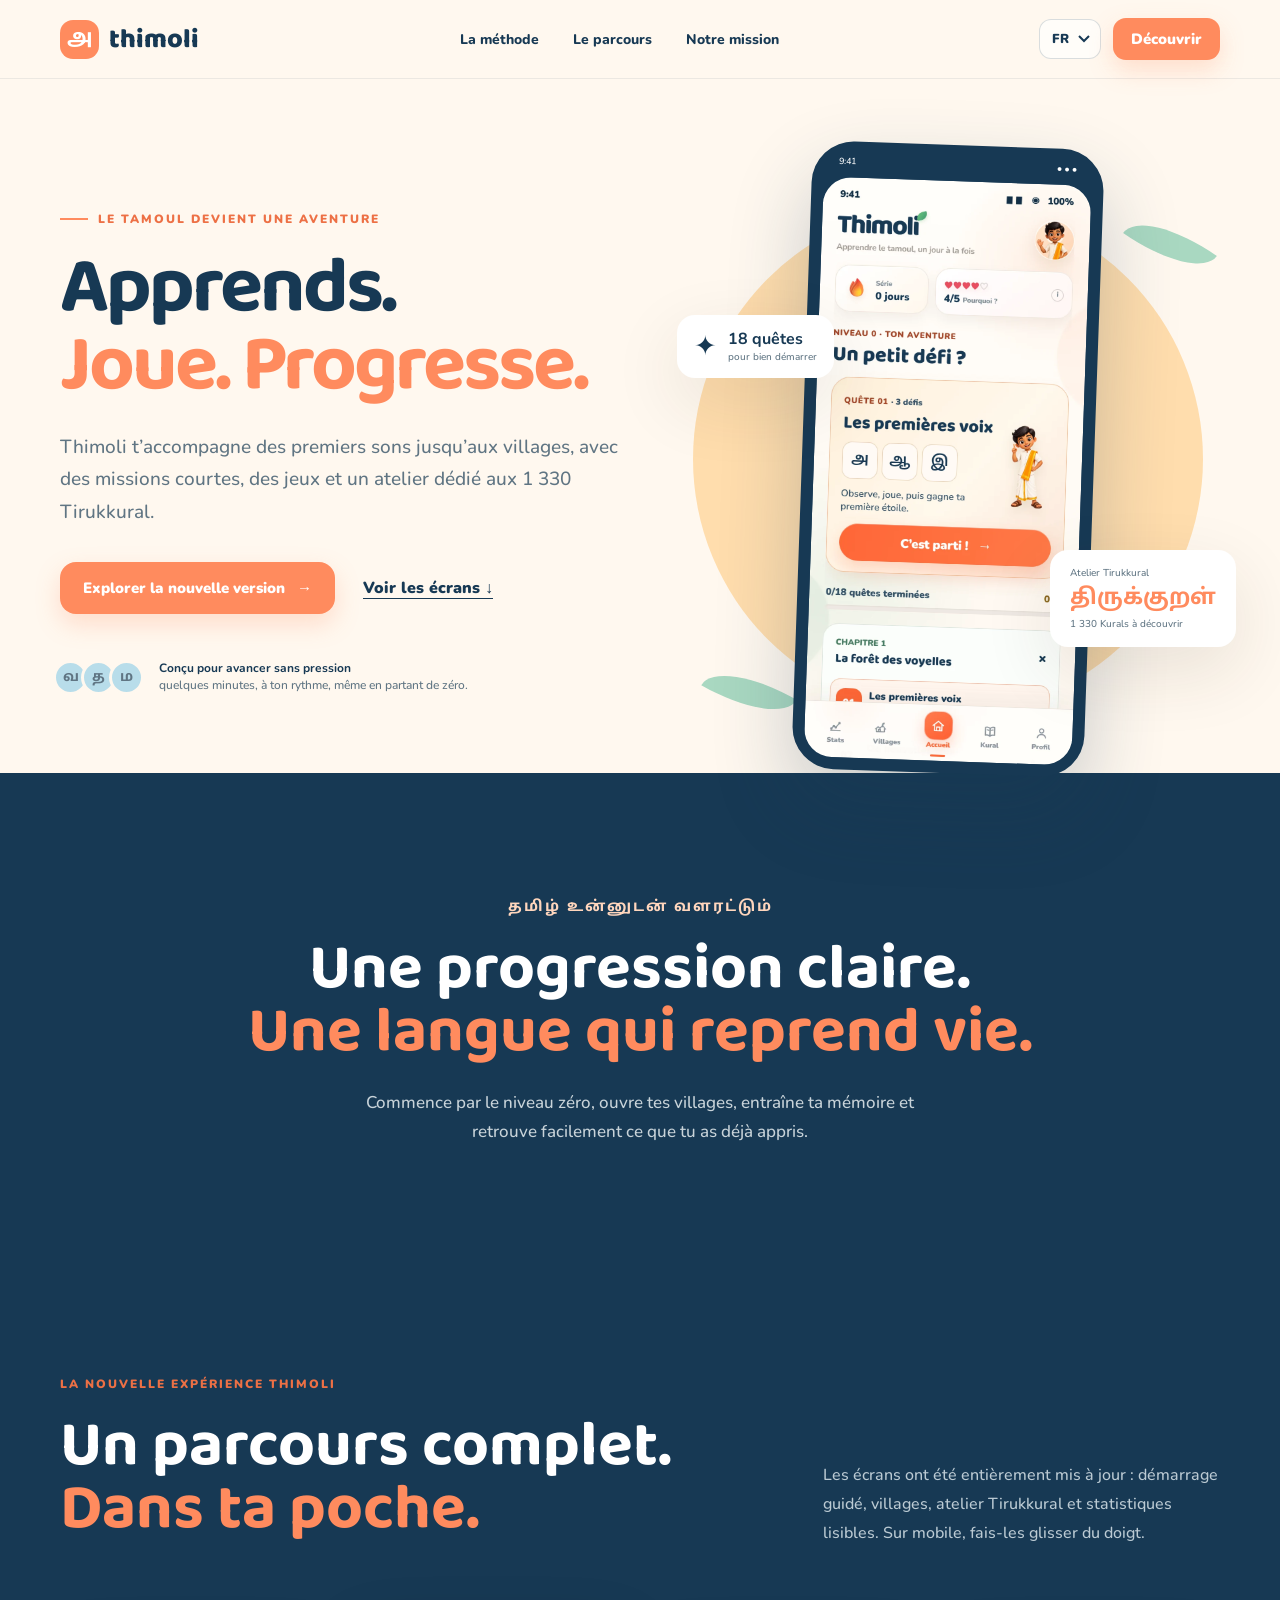
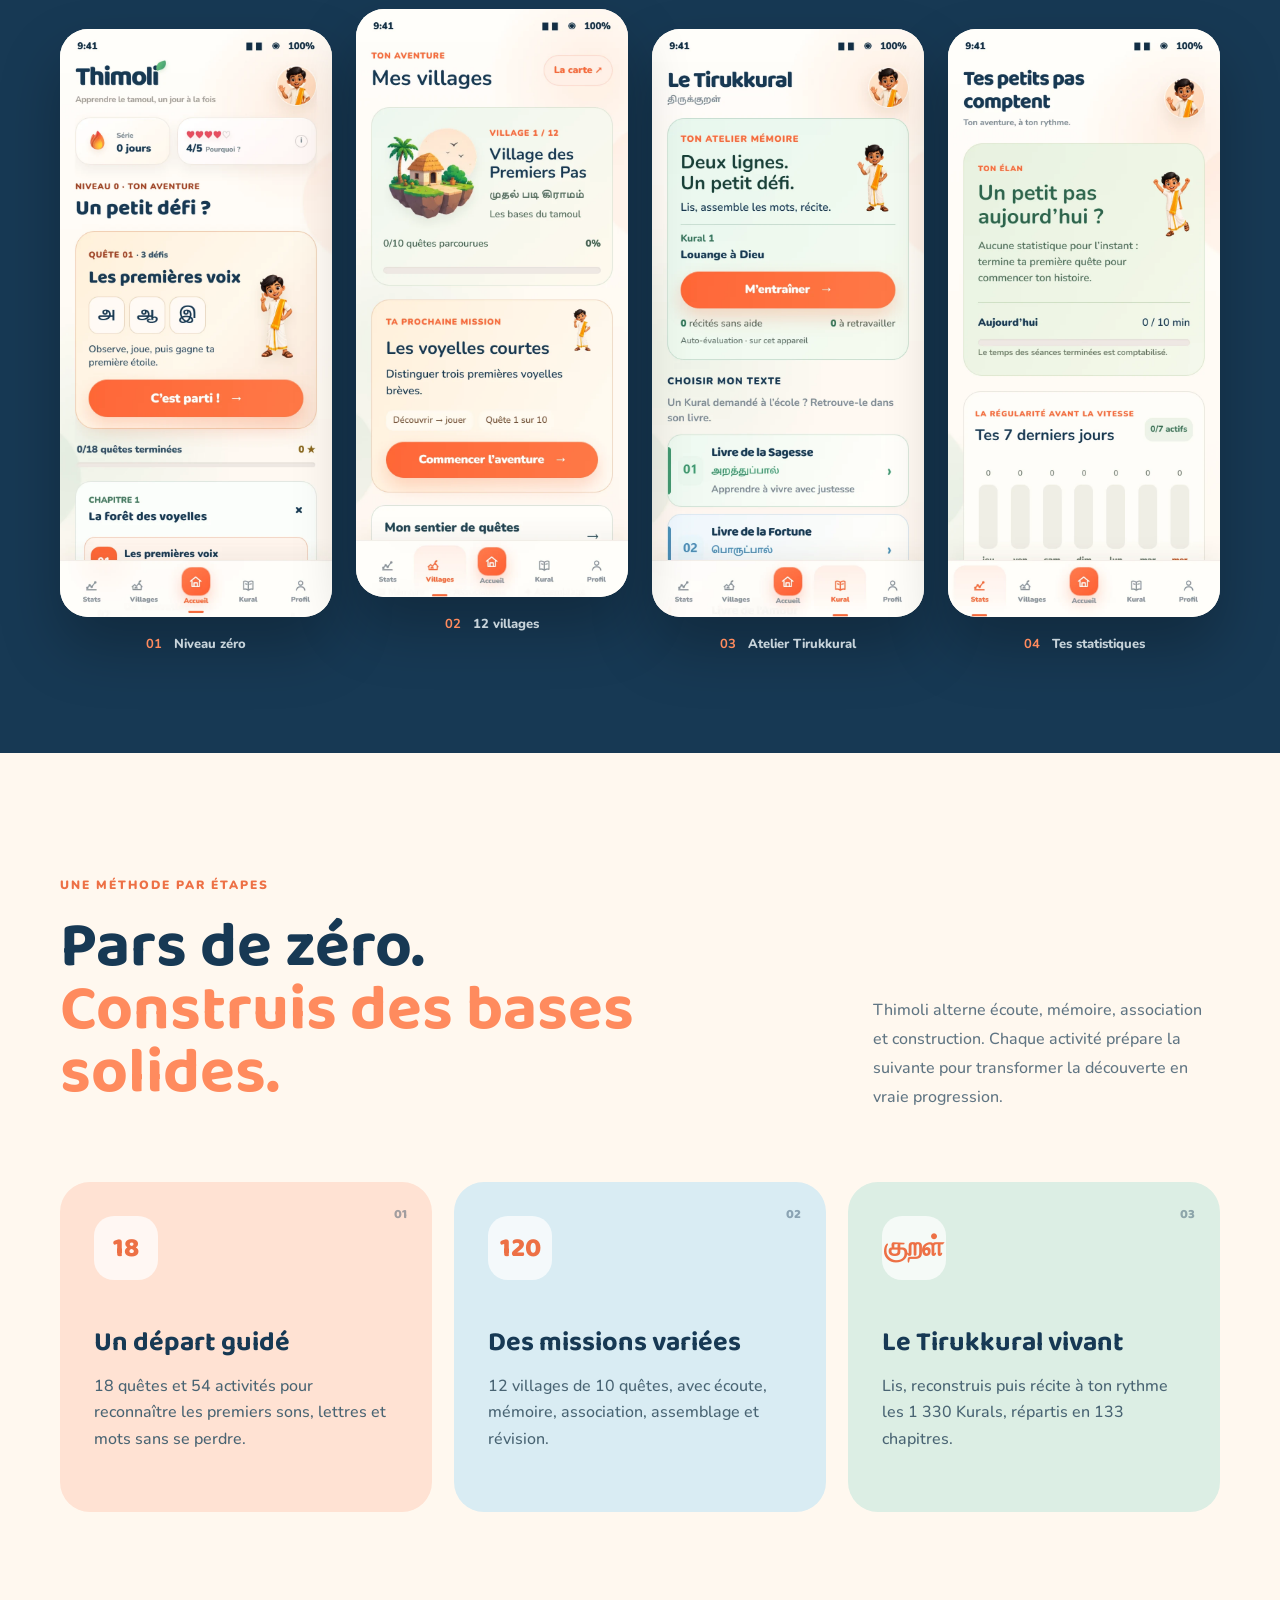
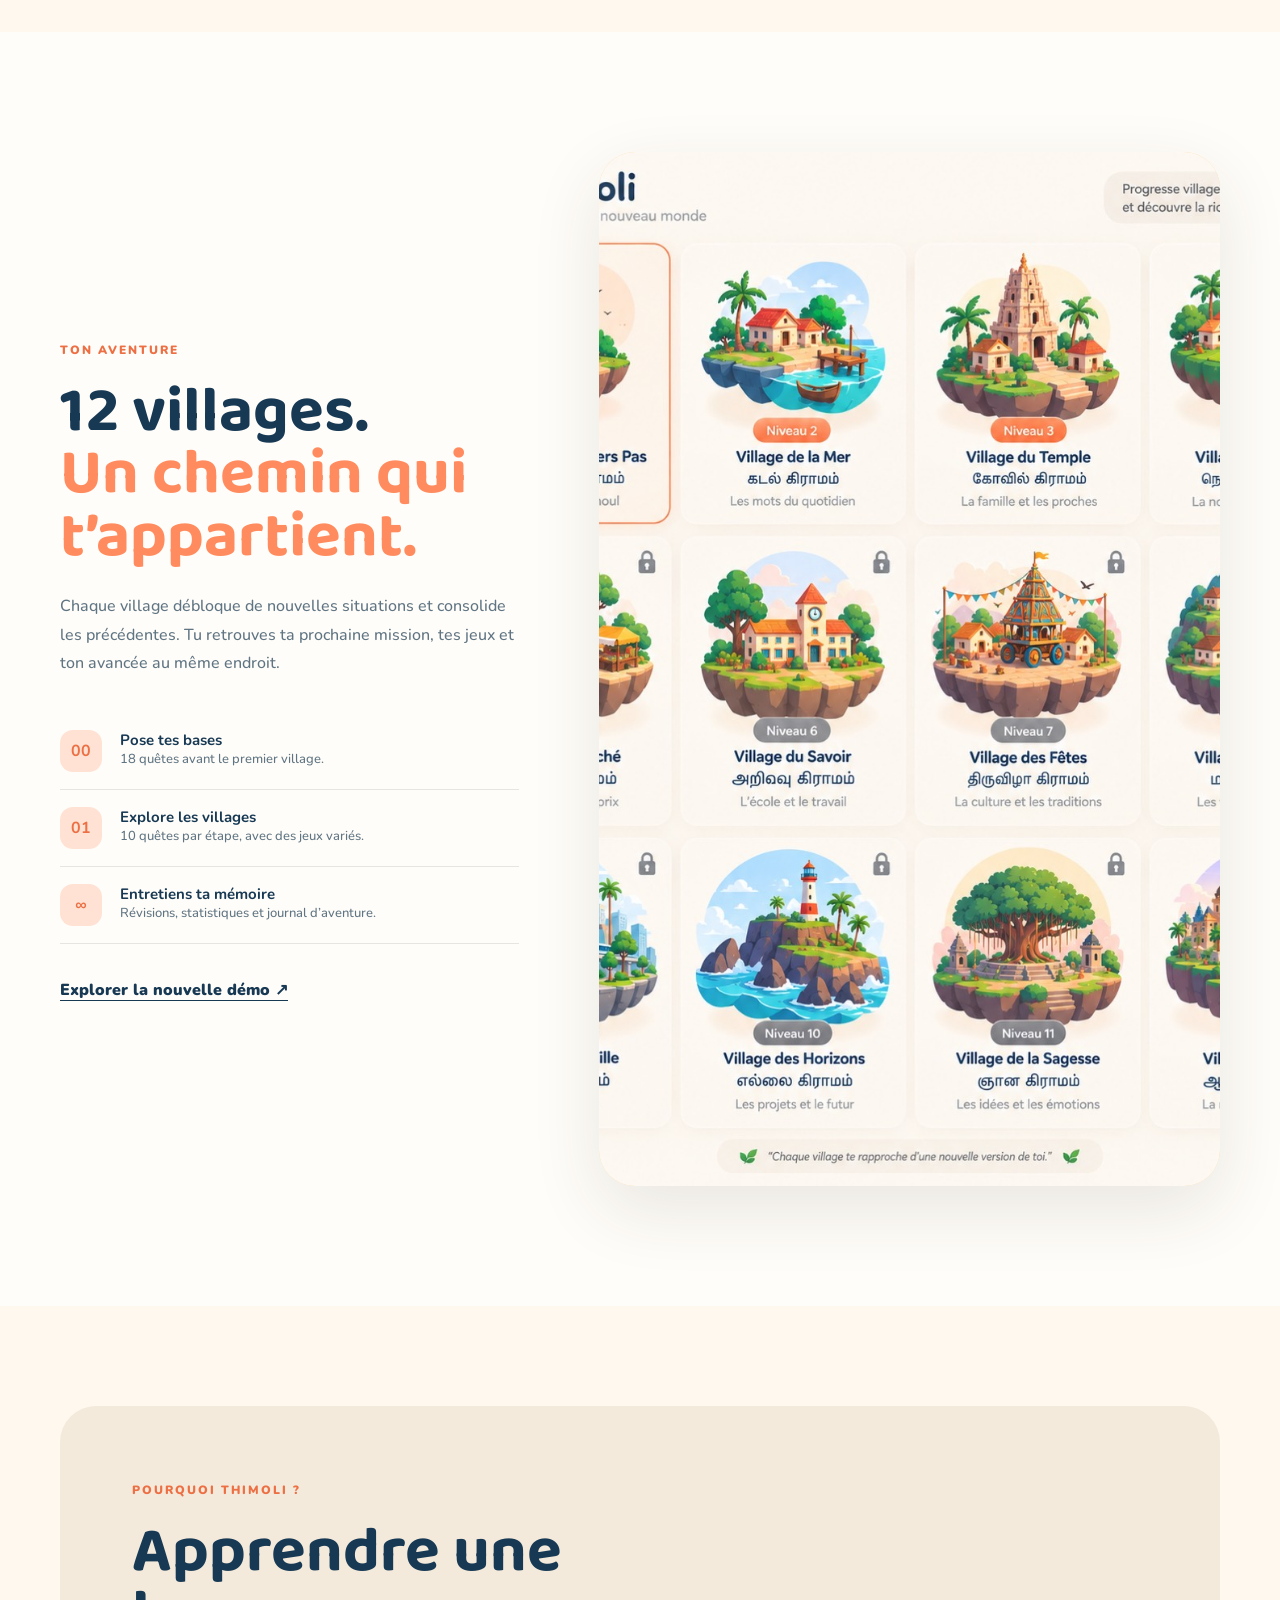
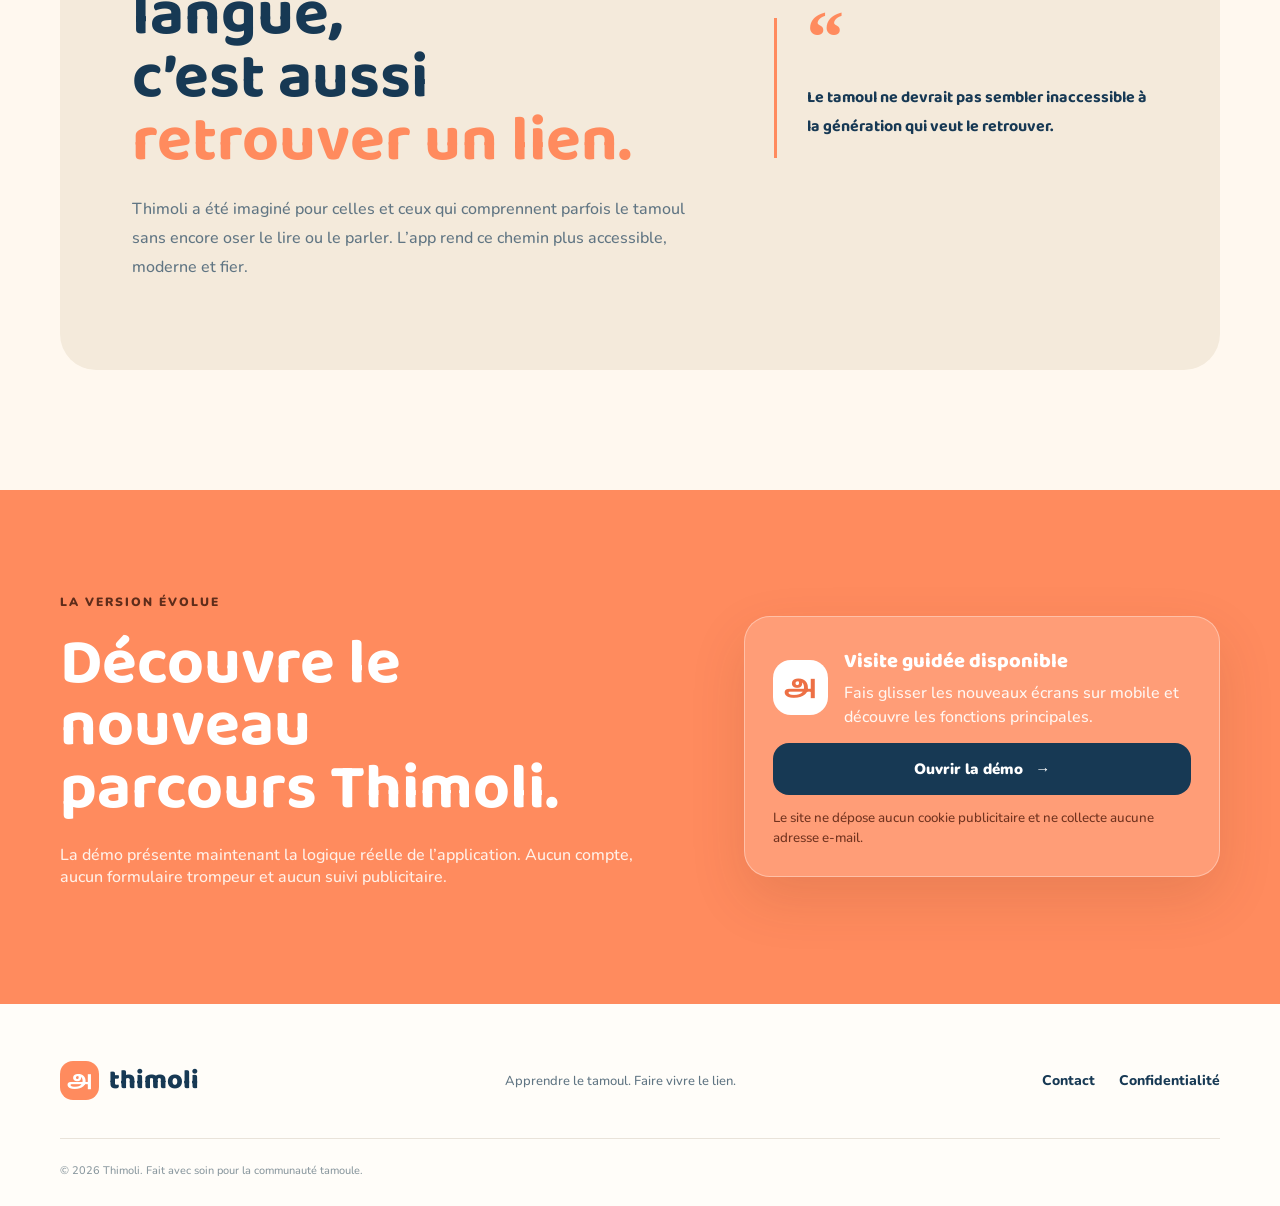
<file: index.html>
<!doctype html>
<html lang="fr">
<head>
  <meta charset="UTF-8">
  <meta name="viewport" content="width=device-width, initial-scale=1">
  <meta name="theme-color" content="#fff8ef">
  <meta name="color-scheme" content="light">
  <meta name="referrer" content="strict-origin-when-cross-origin">
  <meta http-equiv="Content-Security-Policy" content="default-src 'self'; base-uri 'self'; object-src 'none'; frame-src 'none'; img-src 'self' data:; font-src 'self'; style-src 'self' 'unsafe-inline'; script-src 'self'; connect-src 'self'; form-action 'self'; upgrade-insecure-requests">
  <meta name="description" content="Thimoli, l’application mobile pour apprendre le tamoul avec 12 villages, des jeux, des révisions et l’atelier Tirukkural.">
  <meta property="og:type" content="website">
  <meta property="og:title" content="Thimoli — Le tamoul, à ton rythme">
  <meta property="og:description" content="Une aventure mobile pour lire, écouter et pratiquer le tamoul un peu chaque jour.">
  <meta property="og:image" content="https://thimoli.com/media/screens-v2/accueil.webp">
  <meta property="og:url" content="https://thimoli.com/">
  <meta name="twitter:card" content="summary_large_image">
  <link rel="canonical" href="https://thimoli.com/">
  <link rel="icon" href="favicon.svg" type="image/svg+xml">
  <title>Thimoli — Le tamoul, à ton rythme</title>
  <link rel="preload" href="demo/assets/fonts/baloo-2-latin.woff2" as="font" type="font/woff2" crossorigin>
  <link rel="preload" href="demo/assets/fonts/nunito-latin.woff2" as="font" type="font/woff2" crossorigin>
  <link rel="preload" href="demo/assets/fonts/noto-sans-tamil.woff2" as="font" type="font/woff2" crossorigin>
  <link rel="preload" href="media/screens-v2/accueil.webp" as="image" type="image/webp">
  <link rel="stylesheet" href="site.css?v=20260923-1">
  <link rel="stylesheet" href="product.css?v=20260923-1">
</head>
<body>
  <header class="nav-wrap">
    <nav class="nav shell" aria-label="Navigation principale">
      <a class="brand" href="#top" aria-label="Thimoli, accueil"><span class="brand-mark">அ</span><span>thimoli</span></a>
      <div class="nav-links">
        <a href="#methode" data-i18n="navMethod">La méthode</a>
        <a href="#parcours" data-i18n="navJourney">Le parcours</a>
        <a href="#mission" data-i18n="navMission">Notre mission</a>
      </div>
      <div class="nav-actions">
        <label class="sr-only" for="language">Langue</label>
        <select id="language" class="language-select" aria-label="Choisir la langue"><option value="fr">FR</option><option value="en">EN</option><option value="de">DE</option></select>
        <a class="button button-small" href="demo/" data-i18n="discover">Découvrir</a>
      </div>
    </nav>
  </header>

  <main id="top">
    <section class="hero shell">
      <div class="hero-copy reveal">
        <div class="eyebrow"><span></span><span data-i18n="eyebrow">Le tamoul devient une aventure</span></div>
        <h1 data-i18n="heroTitle">Apprends.<br><em>Joue. Progresse.</em></h1>
        <p class="lead" data-i18n="heroLead">Thimoli t’accompagne des premiers sons jusqu’aux villages, avec des missions courtes, des jeux et un atelier dédié aux 1&nbsp;330 Tirukkural.</p>
        <div class="hero-actions">
          <a class="button" href="demo/"><span data-i18n="tryNow">Explorer la nouvelle version</span> <span>→</span></a>
          <a class="text-link" href="#application"><span data-i18n="seeApp">Voir les écrans</span> <span>↓</span></a>
        </div>
        <div class="trust"><div class="avatars"><span>வ</span><span>த</span><span>ம</span></div><p data-i18n="community"><strong>Conçu pour avancer sans pression</strong><br>quelques minutes, à ton rythme, même en partant de zéro.</p></div>
      </div>

      <div class="hero-visual reveal" aria-label="Aperçu de la nouvelle version de Thimoli">
        <div class="sun"></div><div class="leaf leaf-one"></div><div class="leaf leaf-two"></div>
        <div class="phone-card">
          <div class="phone-top"><span>9:41</span><span>● ● ●</span></div>
          <div class="phone-screen"><img src="media/screens-v2/accueil.webp" alt="Niveau zéro de Thimoli" width="780" height="1688"></div>
        </div>
        <div class="floating-card streak"><span>✦</span><div><strong data-i18n="questCount">18 quêtes</strong><small data-i18n="startLevel">pour bien démarrer</small></div></div>
        <div class="floating-card word"><small data-i18n="kuralLabel">Atelier Tirukkural</small><strong>திருக்குறள்</strong><span data-i18n="kuralCount">1 330 Kurals à découvrir</span></div>
      </div>
    </section>

    <section class="promise">
      <div class="promise-inner shell reveal"><p class="tamil">தமிழ் உன்னுடன் வளரட்டும்</p><h2 data-i18n="promiseTitle">Une progression claire.<br><em>Une langue qui reprend vie.</em></h2><p data-i18n="promiseText">Commence par le niveau zéro, ouvre tes villages, entraîne ta mémoire et retrouve facilement ce que tu as déjà appris.</p></div>
    </section>

    <section id="application" class="app-showcase">
      <div class="shell showcase-head reveal">
        <div><span class="kicker" data-i18n="mobileKicker">La nouvelle expérience Thimoli</span><h2 data-i18n="mobileTitle">Un parcours complet.<br><em>Dans ta poche.</em></h2></div>
        <p data-i18n="mobileText">Les écrans ont été entièrement mis à jour : démarrage guidé, villages, atelier Tirukkural et statistiques lisibles. Sur mobile, fais-les glisser du doigt.</p>
      </div>
      <p class="slider-hint" data-i18n="slideHint">← Fais glisser les écrans →</p>
      <div class="screens-track shell reveal" aria-label="Captures de l’application">
        <figure><div class="screen-frame"><img src="media/screens-v2/accueil.webp" alt="Niveau zéro et premières quêtes" width="780" height="1688" loading="lazy"></div><figcaption><b>01</b> <span data-i18n="caption1">Niveau zéro</span></figcaption></figure>
        <figure class="featured"><div class="screen-frame"><img src="media/screens-v2/villages.webp" alt="Village et prochaine mission" width="780" height="1688" loading="lazy"></div><figcaption><b>02</b> <span data-i18n="caption2">12 villages</span></figcaption></figure>
        <figure><div class="screen-frame"><img src="media/screens-v2/kural.webp" alt="Atelier mémoire Tirukkural" width="780" height="1688" loading="lazy"></div><figcaption><b>03</b> <span data-i18n="caption3">Atelier Tirukkural</span></figcaption></figure>
        <figure><div class="screen-frame"><img src="media/screens-v2/stats.webp" alt="Statistiques et rythme d’apprentissage" width="780" height="1688" loading="lazy"></div><figcaption><b>04</b> <span data-i18n="caption4">Tes statistiques</span></figcaption></figure>
      </div>
    </section>

    <section id="methode" class="section shell">
      <div class="section-head reveal"><div><span class="kicker" data-i18n="methodKicker">Une méthode par étapes</span><h2 data-i18n="methodTitle">Pars de zéro.<br><em>Construis des bases solides.</em></h2></div><p data-i18n="methodText">Thimoli alterne écoute, mémoire, association et construction. Chaque activité prépare la suivante pour transformer la découverte en vraie progression.</p></div>
      <div class="feature-grid">
        <article class="feature peach reveal"><div class="feature-icon">18</div><h3 data-i18n="feature1Title">Un départ guidé</h3><p data-i18n="feature1Text">18 quêtes et 54 activités pour reconnaître les premiers sons, lettres et mots sans se perdre.</p><span>01</span></article>
        <article class="feature blue reveal"><div class="feature-icon">120</div><h3 data-i18n="feature2Title">Des missions variées</h3><p data-i18n="feature2Text">12 villages de 10 quêtes, avec écoute, mémoire, association, assemblage et révision.</p><span>02</span></article>
        <article class="feature green reveal"><div class="feature-icon">குறள்</div><h3 data-i18n="feature3Title">Le Tirukkural vivant</h3><p data-i18n="feature3Text">Lis, reconstruis puis récite à ton rythme les 1 330 Kurals, répartis en 133 chapitres.</p><span>03</span></article>
      </div>
    </section>

    <section id="parcours" class="journey">
      <div class="shell journey-grid">
        <div class="journey-copy reveal"><span class="kicker" data-i18n="journeyKicker">Ton aventure</span><h2 data-i18n="journeyTitle">12 villages.<br><em>Un chemin qui t’appartient.</em></h2><p data-i18n="journeyText">Chaque village débloque de nouvelles situations et consolide les précédentes. Tu retrouves ta prochaine mission, tes jeux et ton avancée au même endroit.</p><ul><li><b>00</b><span data-i18n="step1"><strong>Pose tes bases</strong>18 quêtes avant le premier village.</span></li><li><b>01</b><span data-i18n="step2"><strong>Explore les villages</strong>10 quêtes par étape, avec des jeux variés.</span></li><li><b>∞</b><span data-i18n="step3"><strong>Entretiens ta mémoire</strong>Révisions, statistiques et journal d’aventure.</span></li></ul><a class="text-link" href="demo/"><span data-i18n="explore">Explorer la nouvelle démo</span> <span>↗</span></a></div>
        <div class="journey-art reveal"><img src="media/villages.jpg" alt="Les villages de progression de Thimoli" width="1200" height="1034" loading="lazy"></div>
      </div>
    </section>

    <section id="mission" class="section shell mission">
      <div class="mission-card reveal">
        <div><span class="kicker" data-i18n="whyKicker">Pourquoi Thimoli ?</span><h2 data-i18n="whyTitle">Apprendre une langue,<br>c’est aussi <em>retrouver un lien.</em></h2><p data-i18n="whyText">Thimoli a été imaginé pour celles et ceux qui comprennent parfois le tamoul sans encore oser le lire ou le parler. L’app rend ce chemin plus accessible, moderne et fier.</p></div>
        <div class="quote"><span>“</span><p data-i18n="quote">Le tamoul ne devrait pas sembler inaccessible à la génération qui veut le retrouver.</p></div>
      </div>
    </section>

    <section id="inscription" class="waitlist">
      <div class="shell waitlist-inner reveal">
        <div><span class="kicker light" data-i18n="soon">La version évolue</span><h2 data-i18n="waitTitle">Découvre le nouveau<br>parcours Thimoli.</h2><p data-i18n="waitText">La démo présente maintenant la logique réelle de l’application. Aucun compte, aucun formulaire trompeur et aucun suivi publicitaire.</p></div>
        <div class="launch-card"><span class="launch-icon" aria-hidden="true">அ</span><div><strong data-i18n="launchTitle">Visite guidée disponible</strong><p data-i18n="launchText">Fais glisser les nouveaux écrans sur mobile et découvre les fonctions principales.</p></div><a class="button dark-button" href="demo/"><span data-i18n="launchButton">Ouvrir la démo</span> <span>→</span></a><small data-i18n="privacyNote">Le site ne dépose aucun cookie publicitaire et ne collecte aucune adresse e-mail.</small></div>
      </div>
    </section>
  </main>

  <footer><div class="shell footer-inner"><a class="brand" href="#top"><span class="brand-mark">அ</span><span>thimoli</span></a><p data-i18n="footerTagline">Apprendre le tamoul. Faire vivre le lien.</p><div><a href="mailto:contact.thimoli@gmail.com" data-i18n="contact">Contact</a><a href="privacy.html" data-i18n="privacy">Confidentialité</a></div></div><div class="shell legal" data-i18n="legal">© 2026 Thimoli. Fait avec soin pour la communauté tamoule.</div></footer>
  <script src="site.js?v=20260923-1" defer></script>
</body>
</html>
</file>
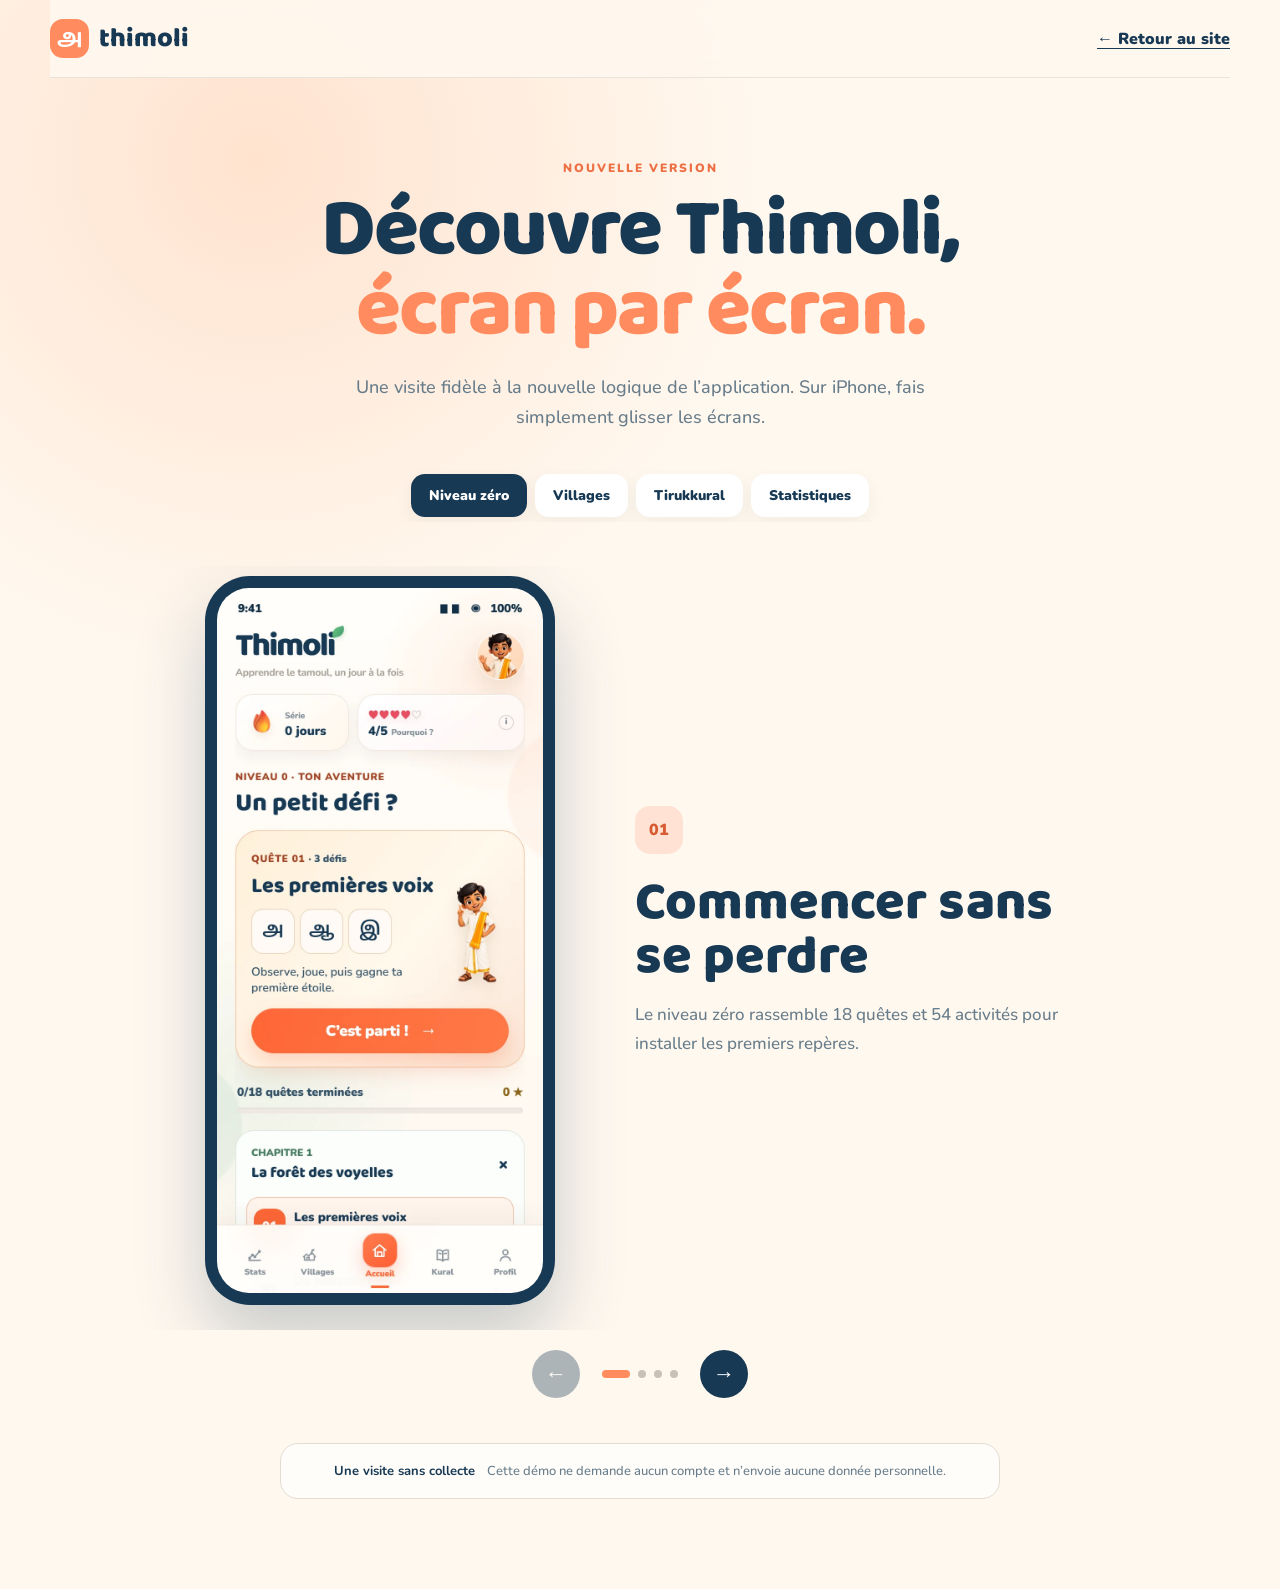
<file: demo/index.html>
<!doctype html>
<html lang="fr">
<head>
  <meta charset="UTF-8">
  <meta name="viewport" content="width=device-width, initial-scale=1, viewport-fit=cover">
  <meta name="theme-color" content="#173954">
  <meta name="color-scheme" content="light">
  <meta name="referrer" content="strict-origin-when-cross-origin">
  <meta http-equiv="Content-Security-Policy" content="default-src 'self'; base-uri 'self'; object-src 'none'; frame-src 'none'; img-src 'self'; font-src 'self'; style-src 'self'; script-src 'self'; connect-src 'self'; form-action 'none'; upgrade-insecure-requests">
  <meta name="description" content="Visite guidée de la nouvelle expérience Thimoli.">
  <title>Thimoli — Visite guidée</title>
  <link rel="icon" href="../favicon.svg" type="image/svg+xml">
  <link rel="preload" href="assets/fonts/baloo-2-latin.woff2" as="font" type="font/woff2" crossorigin>
  <link rel="preload" href="assets/fonts/nunito-latin.woff2" as="font" type="font/woff2" crossorigin>
  <link rel="preload" href="../media/screens-v2/accueil.webp" as="image" type="image/webp">
  <link rel="stylesheet" href="styles.css?v=20260923-1">
</head>
<body>
  <header class="tour-header">
    <a class="brand" href="../" aria-label="Retour au site Thimoli"><span>அ</span> thimoli</a>
    <a class="back-link" href="../">← Retour au site</a>
  </header>

  <main>
    <section class="tour-copy">
      <p class="eyebrow">NOUVELLE VERSION</p>
      <h1>Découvre Thimoli,<br><em>écran par écran.</em></h1>
      <p>Une visite fidèle à la nouvelle logique de l’application. Sur iPhone, fais simplement glisser les écrans.</p>
    </section>

    <nav class="screen-tabs" aria-label="Choisir un écran">
      <button type="button" data-slide="0" aria-current="true">Niveau zéro</button>
      <button type="button" data-slide="1">Villages</button>
      <button type="button" data-slide="2">Tirukkural</button>
      <button type="button" data-slide="3">Statistiques</button>
    </nav>

    <section class="tour-slider" aria-label="Visite des écrans" tabindex="0">
      <article class="tour-slide" data-index="0"><div class="phone"><img src="../media/screens-v2/accueil.webp" alt="Niveau zéro avec 18 quêtes" width="780" height="1688"></div><div class="slide-copy"><span>01</span><h2>Commencer sans se perdre</h2><p>Le niveau zéro rassemble 18 quêtes et 54 activités pour installer les premiers repères.</p></div></article>
      <article class="tour-slide" data-index="1"><div class="phone"><img src="../media/screens-v2/villages.webp" alt="Village avec la prochaine mission" width="780" height="1688"></div><div class="slide-copy"><span>02</span><h2>Avancer de village en village</h2><p>Chaque village propose 10 quêtes et indique clairement la prochaine mission à accomplir.</p></div></article>
      <article class="tour-slide" data-index="2"><div class="phone"><img src="../media/screens-v2/kural.webp" alt="Atelier mémoire Tirukkural" width="780" height="1688"></div><div class="slide-copy"><span>03</span><h2>Mémoriser le Tirukkural</h2><p>Lis, reconstruis les deux lignes puis évalue ta récitation, parmi 1 330 Kurals et 133 chapitres.</p></div></article>
      <article class="tour-slide" data-index="3"><div class="phone"><img src="../media/screens-v2/stats.webp" alt="Statistiques d’apprentissage" width="780" height="1688"></div><div class="slide-copy"><span>04</span><h2>Voir son rythme réel</h2><p>Les séances, la précision et le temps d’apprentissage restent lisibles et faciles à retrouver.</p></div></article>
    </section>

    <div class="tour-controls" aria-label="Navigation des écrans"><button type="button" id="previous" aria-label="Écran précédent">←</button><div class="dots" aria-hidden="true"><i class="active"></i><i></i><i></i><i></i></div><button type="button" id="next" aria-label="Écran suivant">→</button></div>

    <aside class="tour-note"><strong>Une visite sans collecte</strong><span>Cette démo ne demande aucun compte et n’envoie aucune donnée personnelle.</span></aside>
  </main>
  <script src="app.js?v=20260923-1" defer></script>
</body>
</html>
</file>
<file: site.css>
:root{--coral:#ff8b5e;--coral-dark:#ed7045;--cream:#fff8ef;--ink:#173954;--muted:#607583;--white:#fffdf9;--green:#a9d8c1;--blue:#b8ddea;--shadow:0 24px 70px rgba(58,44,31,.11)}*{box-sizing:border-box}html{scroll-behavior:smooth}body{margin:0;background:var(--cream);color:var(--ink);font-family:Nunito,sans-serif;overflow-x:hidden}.shell{width:min(1160px,calc(100% - 40px));margin:auto}.nav-wrap{position:fixed;z-index:50;top:0;width:100%;background:rgba(255,248,239,.86);border-bottom:1px solid rgba(23,57,84,.08);backdrop-filter:blur(15px)}.nav{height:78px;display:flex;align-items:center;justify-content:space-between}.brand{display:inline-flex;gap:10px;align-items:center;color:var(--ink);font:800 27px 'Baloo 2';text-decoration:none}.brand-mark{display:grid;place-items:center;width:39px;height:39px;border-radius:13px;background:var(--coral);color:white;font:700 21px 'Noto Sans Tamil'}.nav-links{display:flex;gap:34px}.nav-links a,footer a{color:var(--ink);font-weight:800;text-decoration:none;font-size:14px}.button{display:inline-flex;align-items:center;justify-content:center;gap:12px;padding:16px 23px;border:0;border-radius:16px;background:var(--coral);box-shadow:0 10px 25px rgba(255,139,94,.25);color:white;text-decoration:none;font:900 15px Nunito;cursor:pointer;transition:.2s}.button:hover{background:var(--coral-dark);transform:translateY(-2px)}.button-small{padding:11px 18px;border-radius:13px}.hero{min-height:760px;padding-top:145px;display:grid;grid-template-columns:1.03fr .97fr;align-items:center;gap:40px}.eyebrow,.kicker{text-transform:uppercase;letter-spacing:2px;font-weight:900;font-size:12px;color:var(--coral-dark)}.eyebrow{display:flex;align-items:center;gap:10px}.eyebrow span{width:28px;height:2px;background:var(--coral)}h1,h2,h3{font-family:'Baloo 2';margin:0;line-height:.98}h1{font-size:clamp(54px,6.2vw,88px);letter-spacing:-3px;margin:23px 0 25px}h1 em,h2 em{color:var(--coral);font-style:normal}.lead{max-width:570px;font-size:19px;line-height:1.7;color:var(--muted)}.hero-actions{display:flex;align-items:center;gap:28px;margin:34px 0}.text-link{font-weight:900;color:var(--ink);text-underline-offset:5px}.trust{display:flex;align-items:center;gap:15px;color:var(--muted);font-size:12px}.trust p{line-height:1.45}.trust strong{color:var(--ink)}.avatars{display:flex}.avatars span{display:grid;place-items:center;width:35px;height:35px;margin-left:-7px;border:3px solid var(--cream);border-radius:50%;background:var(--blue);font:700 14px 'Noto Sans Tamil'}.hero-visual{position:relative;min-height:600px;display:grid;place-items:center}.sun{position:absolute;width:510px;height:510px;border-radius:50%;background:#ffddad}.phone-card{position:relative;z-index:2;width:292px;padding:12px;border-radius:42px;background:#173954;box-shadow:0 35px 80px rgba(23,57,84,.24);transform:rotate(2deg)}.phone-card img{display:block;width:100%;border-radius:28px}.phone-top{height:24px;padding:2px 15px;color:white;display:flex;justify-content:space-between;font-size:9px}.floating-card{position:absolute;z-index:4;background:white;border-radius:18px;box-shadow:var(--shadow)}.streak{left:0;top:27%;display:flex;gap:11px;padding:13px 17px;align-items:center}.streak>span{font-size:27px}.streak div{display:flex;flex-direction:column}.streak small,.word small,.word span{font-size:10px;color:var(--muted)}.word{right:-3%;bottom:20%;display:flex;flex-direction:column;padding:16px 20px;min-width:180px}.word strong{font:700 22px 'Noto Sans Tamil';margin:5px 0;color:var(--coral)}.leaf{position:absolute;width:90px;height:35px;border-radius:100% 0 100% 0;background:var(--green);transform:rotate(35deg)}.leaf-one{right:1%;top:13%}.leaf-two{left:5%;bottom:10%;transform:rotate(210deg)}.promise{background:var(--ink);color:white;text-align:center}.promise-inner{padding:110px 20px}.tamil{font:700 15px 'Noto Sans Tamil';color:#ffd6bd;letter-spacing:2px}.promise h2,.section-head h2,.journey h2,.mission h2,.waitlist h2{font-size:clamp(42px,5vw,65px);margin:22px 0}.promise>div>p:last-child{max-width:610px;margin:25px auto 0;color:#c8d3d9;font-size:17px;line-height:1.7}.section{padding:120px 0}.section-head{display:grid;grid-template-columns:1.5fr .7fr;align-items:end;gap:70px}.section-head>p,.journey-copy>p,.mission-card>div>p{color:var(--muted);line-height:1.8;font-size:16px}.feature-grid{display:grid;grid-template-columns:repeat(3,1fr);gap:22px;margin-top:55px}.feature{position:relative;min-height:330px;border-radius:30px;padding:34px;overflow:hidden}.feature.peach{background:#ffe2d3}.feature.blue{background:#d9ecf3}.feature.green{background:#dceee4}.feature-icon{width:64px;height:64px;border-radius:20px;background:rgba(255,255,255,.72);display:grid;place-items:center;font:800 27px 'Baloo 2';color:var(--coral-dark)}.feature h3{font-size:27px;margin:50px 0 12px}.feature p{line-height:1.65;color:#496473}.feature>span{position:absolute;right:25px;top:22px;font:800 13px 'Baloo 2';opacity:.4}.journey{padding:120px 0;background:#fffdf9}.journey-grid{display:grid;grid-template-columns:.85fr 1.15fr;align-items:center;gap:80px}.journey-copy ul{list-style:none;padding:15px 0;margin:20px 0}.journey-copy li{display:flex;gap:18px;padding:17px 0;border-bottom:1px solid #e7e5df}.journey-copy li b{display:grid;place-items:center;width:42px;height:42px;border-radius:13px;background:#ffe2d3;color:var(--coral-dark)}.journey-copy li span{display:flex;flex-direction:column;color:var(--muted);font-size:13px}.journey-copy li strong{color:var(--ink);font-size:15px}.journey-art{border-radius:36px;overflow:hidden;box-shadow:var(--shadow);background:#fedca7}.journey-art img{display:block;width:100%;aspect-ratio:1.16;object-fit:cover}.mission{padding-top:100px}.mission-card{background:#f4eadb;border-radius:36px;padding:72px;display:grid;grid-template-columns:1.2fr .8fr;gap:80px;align-items:center}.quote{border-left:3px solid var(--coral);padding-left:30px}.quote>span{font:800 75px Georgia;color:var(--coral);line-height:.5}.quote p{font:700 20px 'Baloo 2';line-height:1.45;color:var(--ink)!important}.waitlist{background:var(--coral);color:white}.waitlist-inner{padding:100px 0;display:grid;grid-template-columns:1fr .8fr;align-items:center;gap:90px}.waitlist h2{color:white}.waitlist p{color:#fff1e9}.kicker.light{color:#5e2c1a}.form{display:grid;grid-template-columns:1fr auto;gap:10px}.form input{min-width:0;padding:17px 20px;border:0;border-radius:15px;font:700 15px Nunito;outline:none}.form .button{background:var(--ink);box-shadow:none}.form small{grid-column:1/-1;color:#7a3923}.form small.success{font-weight:900;color:white}footer{padding:55px 0 28px;background:#fffdf9}.footer-inner{display:flex;justify-content:space-between;align-items:center}.footer-inner>p{color:var(--muted);font-size:13px}.footer-inner>div{display:flex;gap:24px}.legal{border-top:1px solid #e9e3da;margin-top:35px;padding-top:24px;font-size:11px;color:#8a989f}.reveal{opacity:0;transform:translateY(20px);transition:.7s ease}.reveal.visible{opacity:1;transform:none}.sr-only{position:absolute;width:1px;height:1px;overflow:hidden;clip:rect(0,0,0,0)}@media(max-width:850px){.nav-links{display:none}.hero{grid-template-columns:1fr;text-align:center;padding-top:130px}.eyebrow,.hero-actions,.trust{justify-content:center}.lead{margin-inline:auto}.hero-visual{min-height:570px}.section-head,.journey-grid,.mission-card,.waitlist-inner{grid-template-columns:1fr;gap:40px}.feature-grid{grid-template-columns:1fr}.journey-grid{display:flex;flex-direction:column}.journey-art{order:-1}.mission-card{padding:45px 28px}.waitlist-inner{padding:80px 0}.footer-inner{flex-direction:column;gap:20px}.section{padding:85px 0}}@media(max-width:520px){.shell{width:min(100% - 26px,1160px)}.button-small{display:none}h1{font-size:52px}.hero{padding-top:120px}.hero-actions{flex-direction:column}.sun{width:360px;height:360px}.phone-card{width:250px}.streak{left:-5px;top:25%}.word{right:-5px;bottom:17%;min-width:155px}.promise-inner{padding:80px 12px}.form{grid-template-columns:1fr}.feature{min-height:290px}.section-head h2,.journey h2,.mission h2,.waitlist h2{font-size:42px}}
</file>
<file: product.css>
@font-face {
  font-family: "Baloo 2";
  src: url("demo/assets/fonts/baloo-2-latin.woff2") format("woff2");
  font-style: normal;
  font-weight: 500 800;
  font-display: swap;
}
@font-face {
  font-family: "Nunito";
  src: url("demo/assets/fonts/nunito-latin.woff2") format("woff2");
  font-style: normal;
  font-weight: 500 900;
  font-display: swap;
}
@font-face {
  font-family: "Noto Sans Tamil";
  src: url("demo/assets/fonts/noto-sans-tamil.woff2") format("woff2");
  font-style: normal;
  font-weight: 500 800;
  font-display: swap;
}

.app-showcase {
  padding: 115px 0 100px;
  background: var(--ink);
  color: white;
  overflow: hidden;
}

.showcase-head {
  display: grid;
  grid-template-columns: 1.1fr .65fr;
  align-items: end;
  gap: 90px;
}

.showcase-head h2 {
  font-size: clamp(42px, 5vw, 65px);
  margin: 22px 0;
}

.showcase-head > p {
  color: #bbcad3;
  line-height: 1.8;
}

.screens-track {
  display: grid;
  grid-template-columns: repeat(4, 1fr);
  gap: 24px;
  margin-top: 65px;
  align-items: center;
}

.screens-track figure { margin: 0; text-align: center; }
.screens-track img {
  display: block;
  width: 100%;
  border-radius: 28px;
  box-shadow: 0 30px 60px rgba(0,0,0,.25);
  transition: .3s;
}
.screens-track figure:hover img { transform: translateY(-8px); }
.screens-track .featured { transform: translateY(-20px); }
.screens-track figcaption { margin-top: 18px; color: #c7d3da; font-weight: 800; font-size: 13px; }
.screens-track figcaption b { color: var(--coral); margin-right: 8px; }

.store-badges { display: flex; gap: 10px; margin-top: 25px; }
.store-badges span {
  display: flex;
  align-items: center;
  gap: 10px;
  padding: 10px 15px;
  border-radius: 12px;
  background: var(--ink);
  color: white;
  font-size: 18px;
}
.store-badges b { font-size: 10px; line-height: 1.2; text-align: left; }

@media (max-width: 850px) {
  .showcase-head { grid-template-columns: 1fr; gap: 20px; }
  .screens-track {
    --slide-width: min(78vw, 300px);
    display: flex;
    gap: 18px;
    overflow-x: auto;
    width: 100%;
    max-width: none;
    margin-top: 10px;
    padding: 20px calc((100vw - var(--slide-width)) / 2) 40px;
    scroll-snap-type: x mandatory;
    scroll-padding-inline: calc((100vw - var(--slide-width)) / 2);
    scrollbar-width: none;
    -webkit-overflow-scrolling: touch;
  }
  .screens-track::-webkit-scrollbar { display: none; }
  .screens-track figure { flex: 0 0 var(--slide-width); scroll-snap-align: center; }
  .screens-track .featured { transform: none; }
  .slider-hint { display: block; }
}

@media (max-width: 520px) {
  .app-showcase { padding: 80px 0 60px; }
  .store-badges { flex-wrap: wrap; }
  .showcase-head h2 { font-size: 42px; }
}

/* Cadres homogènes pour les captures propres du prototype. */
.screen-frame {
  aspect-ratio: 390 / 844;
  overflow: hidden;
  border-radius: 28px;
  background: #fff8ef;
  box-shadow: 0 30px 60px rgba(0,0,0,.25);
  transition: transform .3s;
}
.screens-track .screen-frame img {
  width: 100%;
  height: 100%;
  max-width: none;
  object-fit: cover;
  border-radius: 0;
  box-shadow: none;
  transform-origin: top left;
}
.screens-track figure:hover .screen-frame { transform: translateY(-8px); }
.screens-track figure:hover .screen-frame img { transform: none; }

.phone-screen {
  aspect-ratio: 390 / 844;
  overflow: hidden;
  border-radius: 28px;
  background: #fff8ef;
}
.phone-card .phone-screen img {
  width: 100%;
  height: 100%;
  max-width: none;
  object-fit: cover;
  border-radius: 0;
  transform-origin: top left;
}

.slider-hint {
  display: none;
  margin: 24px 0 0;
  color: #c7d3da;
  text-align: center;
  font-size: 13px;
  font-weight: 900;
  letter-spacing: .4px;
}

.nav-actions { display: flex; align-items: center; gap: 12px; }
.language-select {
  appearance: none;
  border: 1px solid rgba(23,57,84,.16);
  border-radius: 12px;
  padding: 10px 30px 10px 12px;
  background: #fffdf9 url("data:image/svg+xml,%3Csvg xmlns='http://www.w3.org/2000/svg' width='12' height='8'%3E%3Cpath d='m1 1 5 5 5-5' fill='none' stroke='%23173954' stroke-width='2'/%3E%3C/svg%3E") no-repeat right 10px center;
  color: var(--ink);
  font: 900 13px Nunito;
  cursor: pointer;
}

.eyebrow [data-i18n] {
  width: auto;
  height: auto;
  background: none;
}

@media (max-width: 850px) {
  .hero-copy .eyebrow { margin-bottom: 30px; line-height: 1.45; }
  .hero-copy h1 { margin-top: 0; }
}

.launch-card {
  display: grid;
  grid-template-columns: auto 1fr;
  gap: 14px 16px;
  align-items: center;
  padding: 28px;
  border: 1px solid rgba(255,255,255,.35);
  border-radius: 26px;
  background: rgba(255,255,255,.16);
  box-shadow: 0 22px 55px rgba(94,44,26,.13);
}
.launch-icon {
  display: grid;
  place-items: center;
  width: 55px;
  height: 55px;
  border-radius: 18px;
  background: white;
  color: var(--coral-dark);
  font: 700 27px "Noto Sans Tamil";
}
.launch-card strong { display: block; font: 800 20px "Baloo 2"; }
.launch-card p { margin: 4px 0 0; color: #fff7f2; line-height: 1.5; }
.launch-card .button { grid-column: 1 / -1; width: 100%; }
.launch-card small { grid-column: 1 / -1; color: #71331f; line-height: 1.45; }
.dark-button { background: var(--ink); box-shadow: none; }
.dark-button:hover { background: #102b40; }

.privacy-page { max-width: 860px; padding-top: 150px; padding-bottom: 90px; }
.privacy-page h1 { margin-top: 20px; }
.privacy-intro { max-width: 720px; margin: 0 0 50px; color: var(--muted); font-size: 18px; line-height: 1.7; }
.privacy-page section { padding: 28px 0; border-top: 1px solid #e5ded5; }
.privacy-page section h2 { margin: 0 0 12px; font-size: 29px; }
.privacy-page section p { margin: 0; color: var(--muted); font-size: 16px; line-height: 1.75; }
.privacy-page section a { color: var(--coral-dark); font-weight: 800; }

@media (prefers-reduced-motion: reduce) {
  html { scroll-behavior: auto; }
  *, *::before, *::after { animation-duration: .01ms !important; animation-iteration-count: 1 !important; transition-duration: .01ms !important; }
}

/* Le contenu reste visible même si JavaScript ou les animations sont bloqués. */
.reveal { opacity: 1; transform: none; }
</file>
<file: demo/styles.css>
@font-face{font-family:"Baloo 2";src:url("assets/fonts/baloo-2-latin.woff2") format("woff2");font-weight:500 800;font-display:swap}
@font-face{font-family:"Nunito";src:url("assets/fonts/nunito-latin.woff2") format("woff2");font-weight:500 900;font-display:swap}
@font-face{font-family:"Noto Sans Tamil";src:url("assets/fonts/noto-sans-tamil.woff2") format("woff2");font-weight:500 800;font-display:swap}
:root{--ink:#173954;--coral:#ff8b5e;--cream:#fff8ef;--muted:#687d8b;--white:#fffdf9;color-scheme:light}
*{box-sizing:border-box}html{scroll-behavior:smooth}body{margin:0;background:radial-gradient(circle at 20% 10%,#ffe3cf 0,transparent 32rem),var(--cream);color:var(--ink);font-family:Nunito,sans-serif}.tour-header{position:sticky;z-index:20;top:0;display:flex;align-items:center;justify-content:space-between;width:min(1180px,calc(100% - 40px));height:78px;margin:auto;border-bottom:1px solid rgba(23,57,84,.1);background:rgba(255,248,239,.9);backdrop-filter:blur(16px)}.brand{display:flex;align-items:center;gap:10px;color:var(--ink);font:800 27px "Baloo 2";text-decoration:none}.brand span{display:grid;place-items:center;width:39px;height:39px;border-radius:13px;background:var(--coral);color:white;font:700 21px "Noto Sans Tamil"}.back-link{color:var(--ink);font-weight:900;text-underline-offset:4px}main{padding:70px 0 90px}.tour-copy{width:min(820px,calc(100% - 40px));margin:0 auto 36px;text-align:center}.eyebrow{color:#ed7045;font-size:12px;font-weight:900;letter-spacing:2px}.tour-copy h1{margin:15px 0 20px;font:800 clamp(48px,7vw,82px)/.98 "Baloo 2";letter-spacing:-2px}.tour-copy h1 em{color:var(--coral);font-style:normal}.tour-copy>p:last-child{max-width:620px;margin:auto;color:var(--muted);font-size:18px;line-height:1.7}.screen-tabs{display:flex;justify-content:center;gap:8px;width:min(900px,calc(100% - 30px));margin:0 auto 44px;overflow:auto;padding:5px}.screen-tabs button,.tour-controls button{border:0;cursor:pointer;font:900 14px Nunito}.screen-tabs button{white-space:nowrap;padding:12px 18px;border-radius:14px;background:#fff;color:var(--ink);box-shadow:0 6px 18px rgba(50,43,36,.06)}.screen-tabs button[aria-current="true"]{background:var(--ink);color:white}.tour-slider{display:flex;width:min(1080px,100%);margin:auto;overflow-x:auto;scroll-snap-type:x mandatory;scrollbar-width:none;overscroll-behavior-x:contain}.tour-slider::-webkit-scrollbar{display:none}.tour-slide{display:grid;flex:0 0 100%;grid-template-columns:minmax(260px,350px) minmax(280px,440px);gap:80px;align-items:center;justify-content:center;padding:10px 30px 25px;scroll-snap-align:center}.phone{padding:12px;border-radius:45px;background:var(--ink);box-shadow:0 34px 70px rgba(23,57,84,.24)}.phone img{display:block;width:100%;aspect-ratio:390/844;object-fit:cover;border-radius:32px}.slide-copy span{display:inline-grid;place-items:center;width:48px;height:48px;border-radius:15px;background:#ffe2d3;color:#d85c32;font-weight:900}.slide-copy h2{margin:22px 0 15px;font:800 clamp(34px,5vw,54px)/1 "Baloo 2"}.slide-copy p{color:var(--muted);font-size:17px;line-height:1.7}.tour-controls{display:flex;align-items:center;justify-content:center;gap:22px;margin:20px 0 45px}.tour-controls button{width:48px;height:48px;border-radius:50%;background:var(--ink);color:white;font-size:22px}.tour-controls button:disabled{opacity:.35;cursor:default}.dots{display:flex;gap:8px}.dots i{width:8px;height:8px;border-radius:99px;background:#c9c1b8;transition:.2s}.dots i.active{width:28px;background:var(--coral)}.tour-note{display:flex;gap:12px;align-items:center;justify-content:center;width:min(720px,calc(100% - 40px));margin:auto;padding:18px 22px;border:1px solid #e3dcd3;border-radius:18px;background:rgba(255,255,255,.7);font-size:13px}.tour-note span{color:var(--muted)}button:focus-visible,a:focus-visible,.tour-slider:focus-visible{outline:3px solid rgba(75,145,189,.5);outline-offset:3px}
@media(max-width:720px){.tour-header{width:calc(100% - 26px);height:68px}.back-link{font-size:13px}.brand{font-size:23px}.brand span{width:35px;height:35px}main{padding-top:48px}.tour-copy{width:calc(100% - 30px);margin-bottom:24px}.tour-copy h1{font-size:48px}.tour-copy>p:last-child{font-size:16px}.screen-tabs{justify-content:flex-start;margin-bottom:22px}.tour-slide{display:flex;flex-direction:column;flex-basis:88%;gap:28px;padding:8px 13px 22px}.tour-slide:first-child{margin-left:6%}.tour-slide:last-child{margin-right:6%}.phone{width:min(76vw,330px);border-radius:39px}.phone img{border-radius:27px}.slide-copy{width:min(76vw,330px);text-align:center}.slide-copy span{width:42px;height:42px}.slide-copy h2{margin:15px 0 10px;font-size:32px}.slide-copy p{margin:0;font-size:15px}.tour-controls{margin-top:8px}.tour-note{align-items:flex-start;flex-direction:column}.tour-note span{line-height:1.5}}
@media(prefers-reduced-motion:reduce){html{scroll-behavior:auto}*{transition:none!important}}
.phone img{height:auto}
</file>
